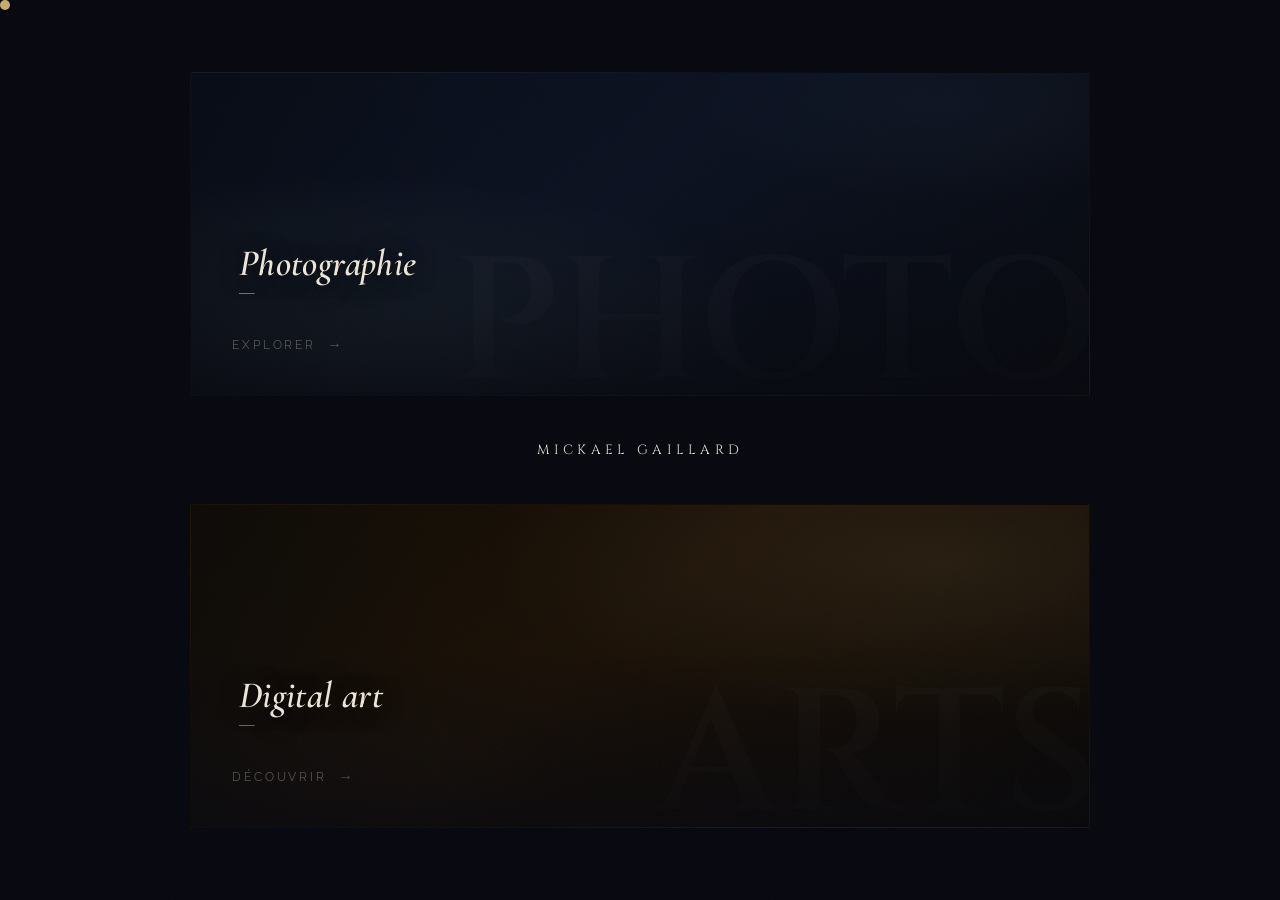
<file: index.html>
<!DOCTYPE html><html lang="fr"><head><meta charset="UTF-8"><meta name="viewport" content="width=device-width, initial-scale=1.0, viewport-fit=cover"><title>Mickael Gaillard</title><meta name="robots" content="noindex, nofollow, noarchive, nosnippet, noimageindex, nocache"><meta name="googlebot" content="noindex, nofollow, noimageindex"><meta name="bingbot" content="noindex, nofollow"><meta name="referrer" content="no-referrer"><meta http-equiv="X-Robots-Tag" content="noindex, nofollow"><meta name="color-scheme" content="dark"><meta name="view-transition" content="same-origin"><link rel="icon" type="image/svg+xml" href="data:image/svg+xml,<svg xmlns='http://www.w3.org/2000/svg' viewBox='0 0 32 32'><rect width='32' height='32' fill='%2307080f'/><text x='50%25' y='73%25' text-anchor='middle' font-family='Georgia,serif' font-size='20' fill='%2350C878' font-weight='bold'>M</text></svg>"><link rel="preconnect" href="https://fonts.googleapis.com"><link rel="preconnect" href="https://fonts.gstatic.com" crossorigin><link href="https://fonts.googleapis.com/css2?family=Cormorant+Garamond:ital,wght@0,300;0,400;0,600;1,300;1,400;1,600&family=Cinzel:wght@400;600&family=Raleway:wght@200;300;400;500&display=swap" rel="stylesheet"><link rel="stylesheet" href="assets/css/style.css"></head><body class="home"><div id="cursor" role="presentation" aria-hidden="true"></div><div id="grain" aria-hidden="true"></div><div class="card-wrap card-wrap--photo"><a class="card card--photo" href="pics.html" id="card-photo" data-accent="#c8a96e" aria-label="Photographie — Explorer la galerie"><p class="card__wm" aria-hidden="true">PHOTO</p><div class="card__shine" aria-hidden="true"></div><div class="card__bar" aria-hidden="true"></div><div class="card__inner"><div class="card__body"><h2 class="card__title">Photographie</h2><div class="card__rule"></div><p class="card__desc">Mimétismes</p></div><div class="card__cta" aria-hidden="true"><span class="card__cta-label">Explorer</span><span class="card__arrow">→</span></div></div></a></div><div id="identity" tabindex="0" aria-haspopup="dialog" aria-expanded="false" title="À propos"><h1 class="ident-name">Mickael Gaillard</h1></div><div class="card-wrap card-wrap--arts"><a class="card card--arts" href="da.html" id="card-arts" data-accent="#c8a96e" aria-label="Arts Numériques — Découvrir les œuvres"><p class="card__wm" aria-hidden="true">ARTS</p><div class="card__shine" aria-hidden="true"></div><div class="card__bar" aria-hidden="true"></div><div class="card__inner"><div class="card__body"><h2 class="card__title">Digital art</h2><div class="card__rule"></div><p class="card__desc">Réfractions</p></div><div class="card__cta" aria-hidden="true"><span class="card__cta-label">Découvrir</span><span class="card__arrow">→</span></div></div></a></div><script src="assets/js/script.js"></script><div id="about-overlay" role="dialog" aria-modal="true" aria-labelledby="about-title"><div class="about-card"><button class="about-close" aria-label="Fermer">✕</button><p class="about-title" id="about-title">Mickael Gaillard</p><div class="about-rule"></div><p class="about-bio"> Photographe &amp; artiste numérique, basé en France.<br> Fasciné par les mimétismes du vivant<br> et les réfractions de la lumière. </p><div class="about-links"></div></div></div></body></html>
</file>
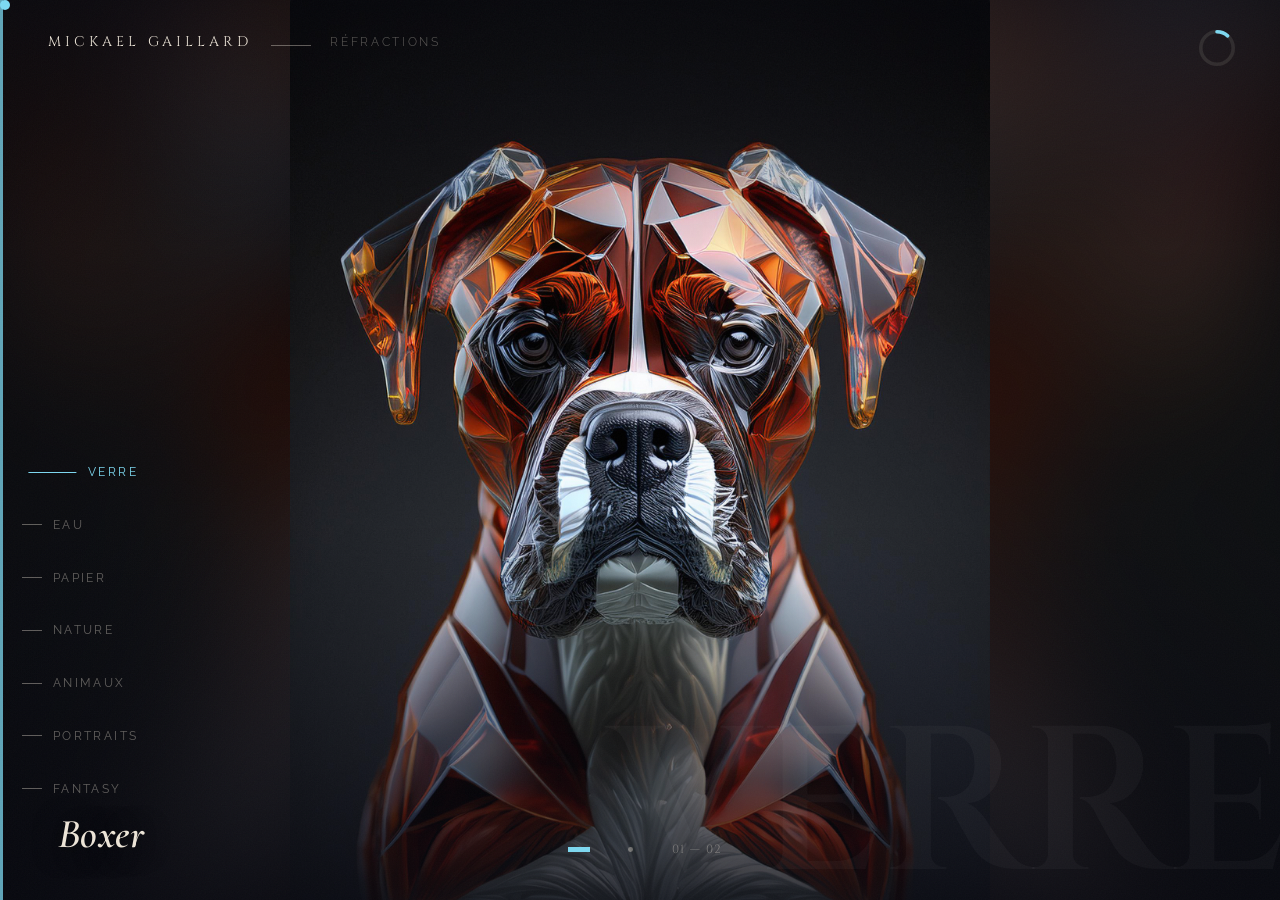
<file: da.html>
<!DOCTYPE html><html lang="fr"><head><meta charset="UTF-8"><meta name="viewport" content="width=device-width, initial-scale=1.0, viewport-fit=cover"><title>Mickael Gaillard — Digital Arts</title><meta name="robots" content="noindex, nofollow, noarchive, nosnippet, noimageindex, nocache"><meta name="googlebot" content="noindex, nofollow, noimageindex"><meta name="bingbot" content="noindex, nofollow"><meta name="referrer" content="no-referrer"><meta http-equiv="X-Robots-Tag" content="noindex, nofollow"><meta name="color-scheme" content="dark"><link rel="icon" type="image/svg+xml" href="data:image/svg+xml,<svg xmlns='http://www.w3.org/2000/svg' viewBox='0 0 32 32'><rect width='32' height='32' fill='%2307080f'/><text x='50%25' y='73%25' text-anchor='middle' font-family='Georgia,serif' font-size='20' fill='%2350C878' font-weight='bold'>M</text></svg>"><link rel="preconnect" href="https://fonts.googleapis.com"><link rel="preconnect" href="https://fonts.gstatic.com" crossorigin><link href="https://fonts.googleapis.com/css2?family=Cormorant+Garamond:ital,wght@0,300;0,400;0,600;1,300;1,400;1,600&family=Cinzel:wght@400;600&family=Raleway:wght@200;300;400;500&display=swap" rel="stylesheet"><link rel="stylesheet" href="assets/css/style.css"></head><body class="gallery"><div id="cursor"></div><div id="grain" aria-hidden="true"></div><div id="cat-flash"></div><div id="cat-reveal"></div><header id="hdr"><a class="hdr-name" href="index.html" title="Retour au portfolio">Mickael Gaillard</a><div class="hdr-sep"></div><span class="hdr-sub">RÉFRACTIONS</span></header><div id="slide-indicator" title="Slideshow"><svg viewBox="0 0 20 20" width="36" height="36" aria-hidden="true"><circle id="slide-track" cx="10" cy="10" r="9" /><circle id="slide-progress" cx="10" cy="10" r="9" /></svg></div><nav id="sidebar" aria-label="Catégories"><button class="cat-btn" onclick="jumpCat(0)">Verre</button><button class="cat-btn" onclick="jumpCat(1)">Eau</button><button class="cat-btn" onclick="jumpCat(2)">Papier</button><button class="cat-btn" onclick="jumpCat(3)">Nature</button><button class="cat-btn" onclick="jumpCat(4)">Animaux</button><button class="cat-btn" onclick="jumpCat(5)">Portraits</button><button class="cat-btn" onclick="jumpCat(6)">Fantasy</button></nav><div id="btmbar"><div id="art-dots" role="tablist"></div><span id="art-counter" aria-live="polite"></span></div><div id="hint" aria-hidden="true"> ← → &thinsp;Images<br> ↑ ↓ &thinsp;Catégories </div><main id="stage" role="main"><section class="cat-row" data-id="verre" data-label="Verre" data-accent="#7dd8f0" style="top:0vh"><div class="art-rail"><figure class="art-frame"><img src="assets/images/digitalArts/8AIWYk5NMQN0mDKeDu9M-HlnjJ.jpg" alt="Boxer" loading="eager" fetchpriority="high" decoding="async"><div class="art-overlay"></div><figcaption class="art-info"><h2 class="art-title">Boxer</h2></figcaption></figure><figure class="art-frame"><img src="assets/images/digitalArts/HNKrmyuEpKX7QsNyXCpU--1--tnc91.jpg" alt="Girafe" loading="lazy" decoding="async"><div class="art-overlay"></div><figcaption class="art-info"><h2 class="art-title">Girafe</h2></figcaption></figure></div><p class="cat-wm" aria-hidden="true">VERRE</p></section><section class="cat-row" data-id="eau" data-label="Eau" data-accent="#3a9bd5" style="top:100vh"><div class="art-rail"><figure class="art-frame"><img src="assets/images/digitalArts/frIds4kWBP5LW28w1uB5--1--t6x6d.jpg" alt="The Momentum of Horizons" loading="lazy" decoding="async"><div class="art-overlay"></div><figcaption class="art-info"><h2 class="art-title">The Momentum of Horizons</h2></figcaption></figure><figure class="art-frame"><img src="assets/images/digitalArts/Z1p7MmPJkYN1LFd6zZ6m-4oqJ-.jpeg" alt="Cup of Mint Tea" loading="lazy" decoding="async"><div class="art-overlay"></div><figcaption class="art-info"><h2 class="art-title">Cup of Mint Tea</h2></figcaption></figure></div><p class="cat-wm" aria-hidden="true">EAU</p></section><section class="cat-row" data-id="papier" data-label="Papier" data-accent="#e8c87a" style="top:200vh"><div class="art-rail"><figure class="art-frame"><img src="assets/images/digitalArts/VNMjlggwlJFpV2tKeTy9-Qxf5z.jpg" alt="Cry of Amazonia" loading="lazy" decoding="async"><div class="art-overlay"></div><figcaption class="art-info"><h2 class="art-title">Cry of Amazonia</h2></figcaption></figure><figure class="art-frame"><img src="assets/images/digitalArts/XxthK1aMb5kITHWyAZa3-nf7ip.jpg" alt="Face of the Earth" loading="lazy" decoding="async"><div class="art-overlay"></div><figcaption class="art-info"><h2 class="art-title">Face of the Earth</h2></figcaption></figure><figure class="art-frame"><img src="assets/images/digitalArts/CTjaHQy2E3OwkoVrEFNk-FsiIF.jpg" alt="Paper Teddy Bear" loading="lazy" decoding="async"><div class="art-overlay"></div><figcaption class="art-info"><h2 class="art-title">Paper Teddy Bear</h2></figcaption></figure><figure class="art-frame"><img src="assets/images/digitalArts/IJDAY9cHYZBwXx230nrw--1--dbe98.jpg" alt="The Paper Self" loading="lazy" decoding="async"><div class="art-overlay"></div><figcaption class="art-info"><h2 class="art-title">The Paper Self</h2></figcaption></figure><figure class="art-frame"><img src="assets/images/digitalArts/C1bEYEWuKddHCkznBsTR-uu4sH.jpg" alt="The Wolf Woman" loading="lazy" decoding="async"><div class="art-overlay"></div><figcaption class="art-info"><h2 class="art-title">The Wolf Woman</h2></figcaption></figure></div><p class="cat-wm" aria-hidden="true">PAPIER</p></section><section class="cat-row" data-id="nature" data-label="Nature" data-accent="#6dcf8a" style="top:300vh"><div class="art-rail"><figure class="art-frame"><img src="assets/images/digitalArts/tOxejphS9CRw7wM6DGww-uK-oC.jpeg" alt="Lion Hills" loading="lazy" decoding="async"><div class="art-overlay"></div><figcaption class="art-info"><h2 class="art-title">Lion Hills</h2></figcaption></figure><figure class="art-frame"><img src="assets/images/digitalArts/OduvheoVXXu5qhajw0XH-JvmtL.jpg" alt="Les Amants Sylvestres" loading="lazy" decoding="async"><div class="art-overlay"></div><figcaption class="art-info"><h2 class="art-title">Les Amants Sylvestres</h2></figcaption></figure><figure class="art-frame"><img src="assets/images/digitalArts/YysU92N5CpVbeZqPvYvC-KIRY6.jpeg" alt="The Wooden Virtuoso" loading="lazy" decoding="async"><div class="art-overlay"></div><figcaption class="art-info"><h2 class="art-title">The Wooden Virtuoso</h2></figcaption></figure><figure class="art-frame"><img src="assets/images/digitalArts/7gbbj0mz42A1A4gidHjw-PeWTq.jpg" alt="The Nature in 3026" loading="lazy" decoding="async"><div class="art-overlay"></div><figcaption class="art-info"><h2 class="art-title">Nature in 3026</h2></figcaption></figure><figure class="art-frame"><img src="assets/images/digitalArts/rF8DaGkrIQCawZyGJ0vm--0--pfbpv.jpg" alt="Luminous Flower in Deepest Shadow" loading="lazy" decoding="async"><div class="art-overlay"></div><figcaption class="art-info"><h2 class="art-title">Luminous Flower in Deepest Shadow</h2></figcaption></figure></div><p class="cat-wm" aria-hidden="true">NATURE</p></section><section class="cat-row" data-id="animaux" data-label="Animaux" data-accent="#e8874a" style="top:400vh"><div class="art-rail"><figure class="art-frame"><img src="assets/images/digitalArts/afJIQUDAsSt1oSOdnDJn-Qw9Z7.jpeg" alt="Tiny Giraffe" loading="lazy" decoding="async"><div class="art-overlay"></div><figcaption class="art-info"><h2 class="art-title">Tiny Giraffe</h2></figcaption></figure><figure class="art-frame"><img src="assets/images/digitalArts/WApste62I8zOOlFzFQ1H--1--x09nq.jpg" alt="The Turquoise Maharaja" loading="lazy" decoding="async"><div class="art-overlay"></div><figcaption class="art-info"><h2 class="art-title">The Turquoise Maharaja</h2></figcaption></figure><figure class="art-frame"><img src="assets/images/digitalArts/kcaGbmxAoDZdaGfCIBJl-gD1Jh.jpg" alt="The Abdication" loading="lazy" decoding="async"><div class="art-overlay"></div><figcaption class="art-info"><h2 class="art-title">The Abdication</h2></figcaption></figure><figure class="art-frame"><img src="assets/images/digitalArts/bGNOyDubin5Se8IneznO-FXN-K.jpg" alt="Cat of chalk" loading="lazy" decoding="async"><div class="art-overlay"></div><figcaption class="art-info"><h2 class="art-title">Cat of chalk</h2></figcaption></figure><figure class="art-frame"><img src="assets/images/digitalArts/r4LPsvMCxt2pxqe0a0Xp-u4xCu.jpg" alt="Raised graphic cat" loading="lazy" decoding="async"><div class="art-overlay"></div><figcaption class="art-info"><h2 class="art-title">Raised graphic cat</h2></figcaption></figure><figure class="art-frame"><img src="assets/images/digitalArts/oEYqu7Ub5I9frU9tuO0z--0--l6g3c.jpg" alt="Scarlett Macaw" loading="lazy" decoding="async"><div class="art-overlay"></div><figcaption class="art-info"><h2 class="art-title">Scarlett Macaw</h2></figcaption></figure><figure class="art-frame"><img src="assets/images/digitalArts/dqzCAE01tcF6lQp9mGkJ--0--8Wfqm.jpg" alt="Baby Kraken in a Teacup" loading="lazy" decoding="async"><div class="art-overlay"></div><figcaption class="art-info"><h2 class="art-title">Baby Kraken in a Teacup</h2></figcaption></figure><figure class="art-frame"><img src="assets/images/digitalArts/y0K89V5sSp5HEH8fD98B-Pk1SX.jpg" alt="Azure singer" loading="lazy" decoding="async"><div class="art-overlay"></div><figcaption class="art-info"><h2 class="art-title">Azure singer</h2></figcaption></figure></div><p class="cat-wm" aria-hidden="true">ANIMAUX</p></section><section class="cat-row" data-id="portraits" data-label="Portraits" data-accent="#c49a8a" style="top:500vh"><div class="art-rail"><figure class="art-frame"><img src="assets/images/digitalArts/EulJWeeMMJHwVRX5D4TV-Ga-oX.jpg" alt="Le Requiem des Damnés" loading="lazy" decoding="async"><div class="art-overlay"></div><figcaption class="art-info"><h2 class="art-title">Le Requiem des Damnés</h2></figcaption></figure><figure class="art-frame"><img src="assets/images/digitalArts/TIiu07gs1ahwBSvLqD3v-eSXeO.jpg" alt="Miss Emerald" loading="lazy" decoding="async"><div class="art-overlay"></div><figcaption class="art-info"><h2 class="art-title">Miss Emerald</h2></figcaption></figure><figure class="art-frame"><img src="assets/images/digitalArts/YdorvyeYTXK45T1xxkv2--0--2ceu0.jpg" alt="The Same Perspective" loading="lazy" decoding="async"><div class="art-overlay"></div><figcaption class="art-info"><h2 class="art-title">The Same Perspective</h2></figcaption></figure><figure class="art-frame"><img src="assets/images/digitalArts/kzBy0lTKEeJUHE9NPH19-bB79X.jpeg" alt="Macaw Soul" loading="lazy" decoding="async"><div class="art-overlay"></div><figcaption class="art-info"><h2 class="art-title">Macaw Soul</h2></figcaption></figure><figure class="art-frame"><img src="assets/images/digitalArts/tQEoIUafHZUKjEIqVk69--0--rzyz2_4x-clty-upscale-aa4vr.jpg" alt="Magdalena Frida Carmen KAHLO CALDERON" loading="lazy" decoding="async"><div class="art-overlay"></div><figcaption class="art-info"><h2 class="art-title">Magdalena Frida Carmen KAHLO CALDERON</h2></figcaption></figure><figure class="art-frame"><img src="assets/images/digitalArts/ww30PGfK7J19iqygAAB6-68ch-.jpg" alt="Artificial intelligence" loading="lazy" decoding="async"><div class="art-overlay"></div><figcaption class="art-info"><h2 class="art-title">Artificial intelligence</h2></figcaption></figure><figure class="art-frame"><img src="assets/images/digitalArts/Gemini_Generated_Image_wg45oxwg45oxwg45.webp" alt="La Guardiana" loading="lazy" decoding="async"><div class="art-overlay"></div><figcaption class="art-info"><h2 class="art-title">La Guardiana</h2></figcaption></figure><figure class="art-frame"><img src="assets/images/digitalArts/fezPb4xw3dNjUJqFcMbr--0--9hinw_7.8125x.webp" alt="Memento Vivere" loading="lazy" decoding="async"><div class="art-overlay"></div><figcaption class="art-info"><h2 class="art-title">Memento Vivere</h2></figcaption></figure><figure class="art-frame"><img src="assets/images/digitalArts/iwvwEgQFIN3pEz83m7wH--0--4ua4d.jpg" alt="Alegria" loading="lazy" decoding="async"><div class="art-overlay"></div><figcaption class="art-info"><h2 class="art-title">Alegria</h2></figcaption></figure></div><p class="cat-wm" aria-hidden="true">PORTRAITS</p></section><section class="cat-row" data-id="fantasy" data-label="Fantasy" data-accent="#e87a9f" style="top:600vh"><div class="art-rail"><figure class="art-frame"><img src="assets/images/digitalArts/V4lNsmGbzMpXyDwDPhY5--0--fqcaw_2x-clty-upscale-kerak.jpg" alt="Memories in Shell" loading="lazy" decoding="async"><div class="art-overlay"></div><figcaption class="art-info"><h2 class="art-title">Memories in Shell</h2></figcaption></figure><figure class="art-frame"><img src="assets/images/digitalArts/uF4GzTOObu3IqJqeoMpC--0--cdkwg.jpg" alt="The King of Diamond" loading="lazy" decoding="async"><div class="art-overlay"></div><figcaption class="art-info"><h2 class="art-title">The King of Diamond</h2></figcaption></figure><figure class="art-frame"><img src="assets/images/digitalArts/p5KE6GqQy7cIchTk5ZWk--0--blpaw.jpg" alt="The Ace of Spades" loading="lazy" decoding="async"><div class="art-overlay"></div><figcaption class="art-info"><h2 class="art-title">The Ace of Spades</h2></figcaption></figure><figure class="art-frame"><img src="assets/images/digitalArts/xrDWio7aIljPBZBy9c6z--0--1hxzz.jpg" alt="The Emerald Owl" loading="lazy" decoding="async"><div class="art-overlay"></div><figcaption class="art-info"><h2 class="art-title">The Emerald Owl</h2></figcaption></figure><figure class="art-frame"><img src="assets/images/digitalArts/PUBVfwgrt7Zm5niX1GG2--0--s0eu4.jpg" alt="The Unmasked Canal" loading="lazy" decoding="async"><div class="art-overlay"></div><figcaption class="art-info"><h2 class="art-title">The Unmasked Canal</h2></figcaption></figure><figure class="art-frame"><img src="assets/images/digitalArts/jetSwuiVJUpY8RLDcign--0--6e0cw.jpg" alt="Throne of Time" loading="lazy" decoding="async"><div class="art-overlay"></div><figcaption class="art-info"><h2 class="art-title">Throne of Time</h2></figcaption></figure></div><p class="cat-wm" aria-hidden="true">FANTASY</p></section></main><script src="assets/js/script.js"></script></body></html>
</file>
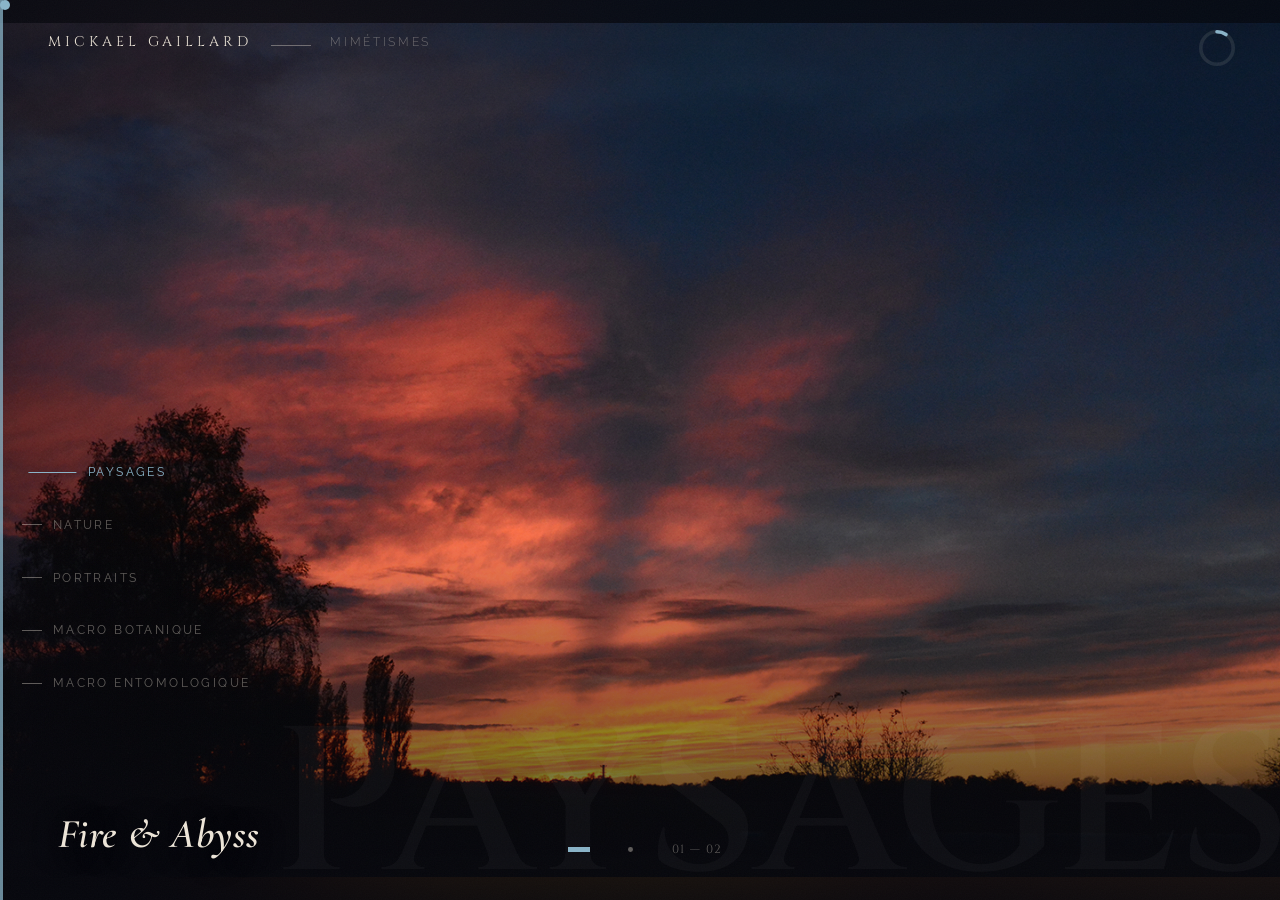
<file: pics.html>
<!DOCTYPE html><html lang="fr"><head><meta charset="UTF-8"><meta name="viewport" content="width=device-width, initial-scale=1.0, viewport-fit=cover"><title>Mickael Gaillard — Photographie</title><meta name="robots" content="noindex, nofollow, noarchive, nosnippet, noimageindex, nocache"><meta name="googlebot" content="noindex, nofollow, noimageindex"><meta name="bingbot" content="noindex, nofollow"><meta name="referrer" content="no-referrer"><meta http-equiv="X-Robots-Tag" content="noindex, nofollow"><meta name="color-scheme" content="dark"><link rel="icon" type="image/svg+xml" href="data:image/svg+xml,<svg xmlns='http://www.w3.org/2000/svg' viewBox='0 0 32 32'><rect width='32' height='32' fill='%2307080f'/><text x='50%25' y='73%25' text-anchor='middle' font-family='Georgia,serif' font-size='20' fill='%2350C878' font-weight='bold'>M</text></svg>"><link rel="preconnect" href="https://fonts.googleapis.com"><link rel="preconnect" href="https://fonts.gstatic.com" crossorigin><link href="https://fonts.googleapis.com/css2?family=Cormorant+Garamond:ital,wght@0,300;0,400;0,600;1,300;1,400;1,600&family=Cinzel:wght@400;600&family=Raleway:wght@200;300;400;500&display=swap" rel="stylesheet"><link rel="stylesheet" href="assets/css/style.css"></head><body class="gallery"><div id="cursor"></div><div id="grain" aria-hidden="true"></div><div id="cat-flash"></div><div id="cat-reveal"></div><header id="hdr"><a class="hdr-name" href="index.html" title="Retour au portfolio">Mickael Gaillard</a><div class="hdr-sep"></div><span class="hdr-sub">Mimétismes</span></header><div id="slide-indicator" title="Slideshow"><svg viewBox="0 0 20 20" width="36" height="36" aria-hidden="true"><circle id="slide-track" cx="10" cy="10" r="9" /><circle id="slide-progress" cx="10" cy="10" r="9" /></svg></div><nav id="sidebar" aria-label="Catégories"><button class="cat-btn" onclick="jumpCat(0)">Paysages</button><button class="cat-btn" onclick="jumpCat(1)">Nature</button><button class="cat-btn" onclick="jumpCat(2)">Portraits</button><button class="cat-btn" onclick="jumpCat(3)">Macro botanique</button><button class="cat-btn" onclick="jumpCat(4)">Macro entomologique</button></nav><div id="btmbar"><div id="art-dots" role="tablist"></div><span id="art-counter" aria-live="polite"></span></div><div id="hint" aria-hidden="true"> ← → &thinsp;Images<br> ↑ ↓ &thinsp;Catégories </div><main id="stage" role="main"><section class="cat-row" data-id="paysages" data-label="Paysages" data-accent="#8ab4c8" style="top:0vh"><div class="art-rail"><figure class="art-frame"><img src="assets/images/pics/DSC_4793.webp" alt="Fire &amp; Abyss" loading="eager" fetchpriority="high" decoding="async"><div class="art-overlay"></div><figcaption class="art-info"><h2 class="art-title">Fire &amp; Abyss</h2></figcaption></figure><figure class="art-frame"><img src="assets/images/pics/DSC_6001.webp" alt="The Anachronism" loading="lazy" decoding="async"><div class="art-overlay"></div><figcaption class="art-info"><h2 class="art-title">The Anachronism</h2></figcaption></figure></div><p class="cat-wm" aria-hidden="true">PAYSAGES</p></section><section class="cat-row" data-id="nature-photo" data-label="Nature" data-accent="#78b896" style="top:100vh"><div class="art-rail"><figure class="art-frame"><img src="assets/images/pics/DSC_5369.webp" alt="Still King" loading="lazy" decoding="async"><div class="art-overlay"></div><figcaption class="art-info"><h2 class="art-title">Still King</h2></figcaption></figure></div><p class="cat-wm" aria-hidden="true">NATURE</p></section><section class="cat-row" data-id="portraits-photo" data-label="Portraits" data-accent="#c4a08e" style="top:200vh"><div class="art-rail"><figure class="art-frame"><img src="assets/images/pics/DSC_0697.webp" alt="Portrait" loading="lazy" decoding="async"><div class="art-overlay"></div><figcaption class="art-info"><h2 class="art-title">Portrait</h2></figcaption></figure></div><p class="cat-wm" aria-hidden="true">PORTRAITS</p></section><section class="cat-row" data-id="macro-botanique" data-label="Macro botanique" data-accent="#a89ec8" style="top:300vh"><div class="art-rail"><figure class="art-frame"><img src="assets/images/pics/DSC_4876.webp" alt="The Biological Clock" loading="lazy" decoding="async"><div class="art-overlay"></div><figcaption class="art-info"><h2 class="art-title">The Biological Clock</h2></figcaption></figure><figure class="art-frame"><img src="assets/images/pics/DSC_1428.webp" alt="Black velvet" loading="lazy" decoding="async"><div class="art-overlay"></div><figcaption class="art-info"><h2 class="art-title">Black velvet</h2></figcaption></figure><figure class="art-frame"><img src="assets/images/pics/DSC_2134.webp" alt="Hydrostatic Expansion" loading="lazy" decoding="async"><div class="art-overlay"></div><figcaption class="art-info"><h2 class="art-title">Hydrostatic Expansion</h2></figcaption></figure><figure class="art-frame"><img src="assets/images/pics/DSC_0728.webp" alt="Impostor" loading="lazy" decoding="async"><div class="art-overlay"></div><figcaption class="art-info"><h2 class="art-title">Impostor</h2></figcaption></figure></div><p class="cat-wm" aria-hidden="true">MACRO BOTANIQUE</p></section><section class="cat-row" data-id="macro-entomologique" data-label="Macro entomologique" data-accent="#90a0b4" style="top:400vh"><div class="art-rail"><figure class="art-frame"><img src="assets/images/pics/DSC_4781.webp" alt="Paon du jour" loading="lazy" decoding="async"><div class="art-overlay"></div><figcaption class="art-info"><h2 class="art-title">European Peacock — Paon du jour</h2></figcaption></figure><figure class="art-frame"><img src="assets/images/pics/DSC_3775.webp" alt="First day" loading="lazy" decoding="async"><div class="art-overlay"></div><figcaption class="art-info"><h2 class="art-title">First day</h2></figcaption></figure><figure class="art-frame"><img src="assets/images/pics/DSC_3183.webp" alt="The contract" loading="lazy" decoding="async"><div class="art-overlay"></div><figcaption class="art-info"><h2 class="art-title">The contract</h2></figcaption></figure></div><p class="cat-wm" aria-hidden="true">MACRO ENTOMOLOGIQUE</p></section></main><script src="assets/js/script.js"></script></body></html>
</file>
<file: assets/css/style.css>
*,*::before,*::after{margin:0;padding:0;box-sizing:border-box}html{height:100%}body{width:100%;height:100%;overflow:hidden;background:#07080f;cursor:none;user-select:none;-webkit-user-select:none}:root{color-scheme:dark;--bg:#07080f;--text:#ede5d8;--dim:#ede5d861;--accent:#c8a96e;--fdisplay:'Cormorant Garamond', Georgia, serif;--ftitle:'Cinzel', 'Times New Roman', serif;--fui:'Raleway', 'Helvetica Neue', sans-serif;--tcat:680ms cubic-bezier(.76, 0, .24, 1);--tart:540ms cubic-bezier(.76, 0, .24, 1);--text-floor:clamp(.75rem, .9vw, .82rem)}#cursor{position:fixed;top:0;left:0;width:10px;height:10px;border-radius:50%;background:var(--accent);pointer-events:none;z-index:9999;will-change:transform;transition:width .18s,height .18s,background .2s,border .22s,opacity .2s}#cursor.big{width:30px;height:30px;background:#c8a96e1f;border:1px solid var(--accent)}#cursor.grab{width:28px;height:28px;background:#fff0;border:1.5px solid var(--accent)}#cursor.dragging{width:46px;height:46px;background:#c8a96e0d;border:1px solid #c8a96e59}#grain{position:fixed;inset:0;z-index:500;pointer-events:none;opacity:.03;background-image:url("data:image/svg+xml,<svg xmlns='http://www.w3.org/2000/svg' width='300' height='300'><filter id='n'><feTurbulence type='fractalNoise' baseFrequency='.75' numOctaves='4' stitchTiles='stitch'/></filter><rect width='300' height='300' filter='url(%23n)' opacity='1'/></svg>");background-repeat:repeat}::-webkit-scrollbar{display:none}body.home{height:100dvh;display:grid;grid-template-rows:1fr auto 1fr;place-items:center;padding:clamp(1.4rem, 4.2vh, 3rem) clamp(1.2rem, 4.5vw, 3.2rem)}.card-wrap{width:min(900px, 100%)}.card-wrap--photo{align-self:end;animation:fadeDown .95s .08s cubic-bezier(.16,1,.3,1) both}.card-wrap--arts{align-self:start;animation:fadeUp .95s .18s cubic-bezier(.16,1,.3,1) both}.card{display:block;position:relative;width:100%;height:clamp(185px, 36vh, 335px);border:1px solid #fff0;overflow:hidden;text-decoration:none;cursor:none;will-change:transform;transform-style:preserve-3d;transition:border-color .55s}.card:hover{border-color:#ede5d82b}.card--photo{background:radial-gradient(ellipse 90% 90% at 16% 82%,#b1d8a817 0%,transparent 56%),radial-gradient(ellipse 55% 60% at 84% 10%,#648cb40d 0%,transparent 50%),linear-gradient(140deg,#080d18 0%,#0b1120 45%,#07090e 100%);--card-accent:#a8c5d8}.card--arts{background:radial-gradient(ellipse 90% 90% at 84% 18%,#c8a96e1a 0%,transparent 56%),radial-gradient(ellipse 55% 60% at 14% 88%,#8c64280f 0%,transparent 50%),linear-gradient(140deg,#100c04 0%,#1a1006 45%,#0b0804 100%);--card-accent:#c8a96e}.card__wm{position:absolute;right:-.04em;bottom:-.1em;font-family:var(--ftitle);font-size:clamp(5rem, 13.5vw, 13rem);font-weight:600;line-height:1;letter-spacing:-.01em;color:rgb(255 255 255 / .025);pointer-events:none;user-select:none;white-space:nowrap}.card__bar{position:absolute;left:0;top:50%;bottom:50%;width:2px;background:var(--card-accent,#c8a96e);opacity:.3;transition:top .65s cubic-bezier(.76,0,.24,1),bottom .65s cubic-bezier(.76,0,.24,1),opacity .5s}.card:hover .card__bar{top:0;bottom:0;opacity:.72}.card__shine{position:absolute;inset:0;z-index:1;background:radial-gradient(500px circle at var(--mx,50%) var(--my,50%),#ffffff0b,transparent 42%);pointer-events:none;opacity:0;transition:opacity .5s}.card:hover .card__shine{opacity:1}.card__inner{position:absolute;inset:0;z-index:2;display:flex;flex-direction:column;justify-content:flex-end;padding:clamp(1.2rem, 3.2vw, 2.6rem) clamp(1.4rem, 3.8vw, 3rem)}.card__inner::before{content:'';position:absolute;inset:0;background:linear-gradient(to top,#07080fb3 0%,transparent 55%),linear-gradient(to right,#07080f52 0%,transparent 28%);pointer-events:none;z-index:0}.card__body{position:relative;z-index:1}.card__title{font-family:var(--fdisplay);font-size:clamp(1.7rem, 2.9vw, 3rem);font-weight:600;font-style:italic;color:var(--text);line-height:1;letter-spacing:.01em;text-shadow:0 3px 22px #000000b3}.card__rule{width:2.8rem;height:1px;background:var(--card-accent,#c8a96e);margin:.72rem 0 .55rem;transform:scaleX(.35);transform-origin:left;opacity:.55;transition:transform .52s cubic-bezier(.76,0,.24,1),opacity .45s}.card:hover .card__rule{transform:scaleX(1);opacity:1}.card__desc{font-family:var(--fui);font-size:var(--text-floor);font-weight:300;letter-spacing:.16em;text-transform:uppercase;color:var(--dim);margin-top:.3rem;opacity:0;transform:translateY(4px);transition:opacity .4s .06s cubic-bezier(.76,0,.24,1),transform .4s .06s cubic-bezier(.76,0,.24,1)}.card:hover .card__desc{opacity:1;transform:none}.card__sub{font-family:var(--fui);font-size:var(--text-floor);font-weight:300;letter-spacing:.18em;text-transform:uppercase;color:var(--dim);white-space:nowrap;overflow:hidden;text-overflow:ellipsis}.card__cta{position:relative;z-index:1;display:flex;align-items:center;gap:.72rem;margin-top:clamp(.8rem, 2vh, 1.5rem);opacity:.42;transform:translateX(-7px);transition:opacity .48s cubic-bezier(.76,0,.24,1),transform .48s cubic-bezier(.76,0,.24,1)}.card:hover .card__cta{opacity:1;transform:translateX(0)}.card__cta-label{font-family:var(--fui);font-size:var(--text-floor);font-weight:300;letter-spacing:.24em;text-transform:uppercase;color:var(--text)}.card__arrow{font-family:var(--ftitle);font-size:.88rem;color:var(--card-accent,#c8a96e);display:inline-block;transition:transform .42s cubic-bezier(.76,0,.24,1)}.card:hover .card__arrow{transform:translateX(5px)}#identity{display:flex;align-items:center;gap:1.1rem;padding:clamp(.8rem, 5vh, 5rem) 0;animation:fadeCenter .9s .14s cubic-bezier(.16,1,.3,1) both;cursor:pointer;position:relative;z-index:10}#identity:hover .ident-name{opacity:.75}.ident-name{font-family:var(--ftitle);font-size:clamp(.75rem, 1.05vw, .9rem);font-weight:400;letter-spacing:.32em;text-transform:uppercase;color:var(--text);white-space:nowrap;transition:opacity .3s}.ident-sep{width:2.4rem;height:1px;background:var(--dim);flex-shrink:0}.ident-sub{font-family:var(--fui);font-size:var(--text-floor);font-weight:300;letter-spacing:.22em;text-transform:uppercase;color:var(--dim);white-space:nowrap}#about-overlay{position:fixed;inset:0;z-index:800;display:flex;align-items:center;justify-content:center;background:rgb(7 8 15 / .88);backdrop-filter:blur(12px) saturate(1.2);-webkit-backdrop-filter:blur(12px) saturate(1.2);opacity:0;pointer-events:none;transition:opacity .45s cubic-bezier(.16,1,.3,1)}#about-overlay.open{opacity:1;pointer-events:all}.about-card{max-width:480px;width:90vw;border:1px solid #ede5d81a;padding:clamp(2rem, 5vw, 3.5rem);position:relative;animation:none;transform:translateY(12px);transition:transform .45s cubic-bezier(.16,1,.3,1)}#about-overlay.open .about-card{transform:translateY(0)}.about-title{font-family:var(--ftitle);font-size:clamp(1rem, 2vw, 1.4rem);font-weight:400;letter-spacing:.24em;text-transform:uppercase;color:var(--text);margin-bottom:1.2rem}.about-rule{width:2.4rem;height:1px;background:var(--accent);margin-bottom:1.4rem;opacity:.65}.about-bio{font-family:var(--fdisplay);font-size:clamp(.92rem, 1.4vw, 1.1rem);font-weight:300;font-style:italic;color:var(--dim);line-height:1.7;margin-bottom:2rem}.about-links{display:flex;gap:1.4rem;flex-wrap:wrap}.about-link{font-family:var(--fui);font-size:var(--text-floor);font-weight:400;letter-spacing:.18em;text-transform:uppercase;color:var(--accent);text-decoration:none;cursor:none;transition:opacity .3s}.about-link:hover{opacity:.55}.about-close{position:absolute;top:1.2rem;right:1.4rem;background:none;border:none;font-family:var(--ftitle);font-size:1.1rem;color:var(--dim);cursor:none;transition:color .3s,transform .3s;padding:.3rem .5rem}.about-close:hover{color:var(--text);transform:rotate(90deg)}@keyframes fadeCenter{from{opacity:0;transform:scale(.97)}to{opacity:1;transform:none}}@keyframes vt-fade-out{to{opacity:0}}@keyframes vt-fade-in{from{opacity:0}}::view-transition-old(root){animation:320ms cubic-bezier(.4,0,1,1) both vt-fade-out}::view-transition-new(root){animation:480ms cubic-bezier(0,0,.2,1) both vt-fade-in}#hdr{position:fixed;top:0;left:0;right:0;padding:2rem 3rem 0;z-index:200;display:flex;align-items:baseline;gap:1.2rem;pointer-events:none;animation:fadeDown .9s .3s both}.hdr-name{font-family:var(--ftitle);font-size:clamp(.75rem, 1.1vw, .9rem);font-weight:400;letter-spacing:.28em;text-transform:uppercase;color:var(--text)}a.hdr-name{text-decoration:none;pointer-events:all;cursor:none;transition:opacity .32s}a.hdr-name:hover{opacity:.55}.hdr-sep{width:2.5rem;height:1px;background:var(--dim);flex-shrink:0}.hdr-sub{font-family:var(--fui);font-size:var(--text-floor);font-weight:300;letter-spacing:.22em;text-transform:uppercase;color:var(--dim)}#slide-indicator{position:fixed;top:1.9rem;right:2.8rem;z-index:201;pointer-events:none;animation:fadeDown .9s .35s both}#slide-indicator svg{transform:rotate(-90deg)}#slide-track{fill:none;stroke:rgb(237 229 216 / .10);stroke-width:2}#slide-progress{fill:none;stroke:var(--accent);stroke-width:2;stroke-dasharray:56.5;stroke-dashoffset:56.5;transition:stroke-dashoffset .25s linear,stroke .35s;stroke-linecap:round}#sidebar{position:fixed;left:0;top:50%;transform:translateY(-50%);z-index:200;padding:0 1.4rem;display:flex;flex-direction:column;gap:.55rem;animation:fadeLeft .9s .5s both}.cat-btn{background:none;border:none;font-family:var(--fui);font-size:var(--text-floor);font-weight:400;letter-spacing:.2em;text-transform:uppercase;color:var(--dim);cursor:none;display:flex;align-items:center;gap:.7rem;padding:.2rem 0;min-height:2.75rem;transition:color .35s,transform .35s;white-space:nowrap}.cat-btn::before{content:'';width:1.2rem;height:1px;background:var(--dim);flex-shrink:0;transition:width .4s,background .35s}.cat-btn.active{color:var(--accent);transform:translateX(.4rem)}.cat-btn.active::before{width:3rem;background:var(--accent)}#btmbar{position:fixed;bottom:0;left:0;right:0;padding:0 3rem 1.8rem;z-index:200;display:flex;align-items:center;justify-content:center;gap:1.2rem;pointer-events:none;animation:fadeUp .9s .6s both}#art-dots{display:flex;gap:.45rem;align-items:center;pointer-events:all}.dot{width:2.75rem;height:2.75rem;border:none;background:#fff0;cursor:none;display:flex;align-items:center;justify-content:center}.dot::after{content:'';width:.3rem;height:.3rem;border-radius:50%;background:var(--dim);flex-shrink:0;transition:background .3s,width .3s,border-radius .3s}.dot.on::after{background:var(--accent);width:1.4rem;border-radius:0rem}#art-counter{font-family:var(--ftitle);font-size:var(--text-floor);letter-spacing:.12em;color:var(--dim)}#hint{position:fixed;bottom:4.8rem;right:2.8rem;z-index:200;text-align:right;font-family:var(--fui);font-size:var(--text-floor);font-weight:300;letter-spacing:.14em;text-transform:uppercase;color:var(--dim);line-height:2.2;opacity:0;pointer-events:none;animation:hintAnim 6s 1.2s forwards}@keyframes hintAnim{0%{opacity:0}12%{opacity:1}75%{opacity:1}100%{opacity:0}}#stage{position:fixed;inset:0;will-change:transform;transition:transform var(--tcat);user-select:none;-webkit-user-select:none}.cat-row{position:absolute;left:0;width:100vw;height:100vh}.art-rail{position:absolute;inset:0;display:flex;flex-direction:row;transition:transform var(--tart)}.art-frame{flex:0 0 100vw;width:100vw;height:100vh;position:relative;overflow:hidden;background:#000}.art-frame::before{content:"";position:absolute;top:-10%;left:-10%;right:-10%;bottom:-10%;background-image:var(--img-url);background-size:cover;background-position:center;background-repeat:no-repeat;filter:blur(60px) brightness(.4) saturate(1.2);z-index:0;opacity:0;transition:opacity 1.2s ease-in-out;transform:scale(1.1);pointer-events:none}.art-frame.loaded::before{opacity:1}.art-frame img{position:relative;z-index:1;width:100%;height:100%;object-fit:contain;display:block;-webkit-user-drag:none;user-drag:none;pointer-events:none}.art-overlay{position:absolute;inset:0;background:linear-gradient(to bottom,#07080f94 0%,transparent 28%),linear-gradient(to top,#07080fd1 0%,transparent 42%),linear-gradient(to right,#07080f5c 0%,transparent 26%);z-index:1;pointer-events:none}.art-overlay::after{content:'';position:absolute;left:0;top:0;bottom:0;width:3px;background:var(--accent,#c8a96e);opacity:.75}.art-info{position:absolute;bottom:2.8rem;left:3.6rem;z-index:2;color:var(--text)}.art-title{font-family:var(--fdisplay);font-size:clamp(1.9rem, 3.2vw, 3.4rem);font-weight:600;font-style:italic;line-height:1;letter-spacing:.015em;text-shadow:0 3px 28px #000000bf}.cat-wm{position:absolute;bottom:-.05em;right:-.04em;font-family:var(--ftitle);font-size:clamp(7rem, 16vw, 15rem);font-weight:600;line-height:1;letter-spacing:-.01em;color:rgb(255 255 255 / .03);pointer-events:none;user-select:none;z-index:0;white-space:nowrap}.ph-frame{background:radial-gradient(ellipse at 50% 50%,#ffffff06 0%,transparent 70%);display:flex;align-items:center;justify-content:center}.ph-inner{text-align:center}.ph-cross{width:3rem;height:3rem;position:relative;margin:0 auto 1.6rem}.ph-cross span{position:absolute;background:#ffffff1c}.ph-cross span:first-child{width:1px;height:100%;left:50%;top:0}.ph-cross span:last-child{height:1px;width:100%;top:50%;left:0}.ph-soon{font-family:var(--ftitle);font-size:1.1rem;letter-spacing:.32em;text-transform:uppercase;color:#ede5d833;margin-bottom:.6rem}.ph-sub{font-family:var(--fui);font-size:var(--text-floor);font-weight:300;letter-spacing:.16em;text-transform:uppercase;color:#ede5d821}#cat-flash{position:fixed;inset:0;z-index:300;background:var(--bg);pointer-events:none;opacity:0;transition:opacity .2s}#cat-flash.flash{opacity:.5}#cat-reveal{position:fixed;top:50%;left:50%;transform:translate(-50%,-50%);z-index:310;font-family:var(--ftitle);font-size:clamp(3rem, 8vw, 7rem);letter-spacing:.35em;text-transform:uppercase;color:var(--text);pointer-events:none;opacity:0;transition:opacity .22s,letter-spacing .5s}#cat-reveal.show{opacity:.92;letter-spacing:.52em}@keyframes fadeDown{from{opacity:0;transform:translateY(-1rem)}to{opacity:1;transform:none}}@keyframes fadeUp{from{opacity:0;transform:translateY(1rem)}to{opacity:1;transform:none}}@keyframes fadeLeft{from{opacity:0;transform:translateX(-1.2rem)}to{opacity:1;transform:translateX(0)}}@media (max-width:480px){.card__wm{font-size:5.5rem}.ident-sep{width:1.6rem}}@media (max-height:500px){.card{height:clamp(140px, 40vh, 185px)}.card__title{font-size:clamp(1.3rem, 4vw, 2rem)}}@media (pointer:coarse){#cursor{display:none}body{cursor:auto}.card,.cat-btn{cursor:pointer}#about-overlay .about-close,#about-overlay .about-link{cursor:pointer}}@media (prefers-reduced-motion:reduce){#cursor{display:none}body{cursor:auto}.card,.cat-btn{cursor:pointer}*,*::before,*::after{animation-duration:.01ms!important;animation-iteration-count:1!important;transition-duration:.01ms!important}}:focus-visible{outline:2px solid var(--accent);outline-offset:3px;border-radius:2px}:focus:not(:focus-visible){outline:none}.cat-row{contain:strict}.art-frame{contain:paint}#hdr{padding-top:calc(2rem + env(safe-area-inset-top, 0px));padding-left:calc(3rem + env(safe-area-inset-left, 0px));padding-right:calc(3rem + env(safe-area-inset-right, 0px))}#btmbar{padding-bottom:calc(1.8rem + env(safe-area-inset-bottom, 0px))}#sidebar{padding-left:calc(1.4rem + env(safe-area-inset-left, 0px))}.art-info{left:calc(3.6rem + env(safe-area-inset-left, 0px));bottom:calc(2.8rem + env(safe-area-inset-bottom, 0px))}@media (max-width:480px){#sidebar{display:none}#hint{bottom:4rem;right:1.4rem}.art-title{font-size:clamp(1.4rem, 6vw, 2.2rem)}.art-info{left:1.6rem;bottom:calc(3.5rem + env(safe-area-inset-bottom, 0px))}}@media (max-height:420px) and (pointer:coarse){#hdr{padding-top:calc(1rem + env(safe-area-inset-top, 0px))}.art-title{font-size:clamp(1.2rem, 5vw, 1.8rem)}.art-info{bottom:2rem}}
</file>
